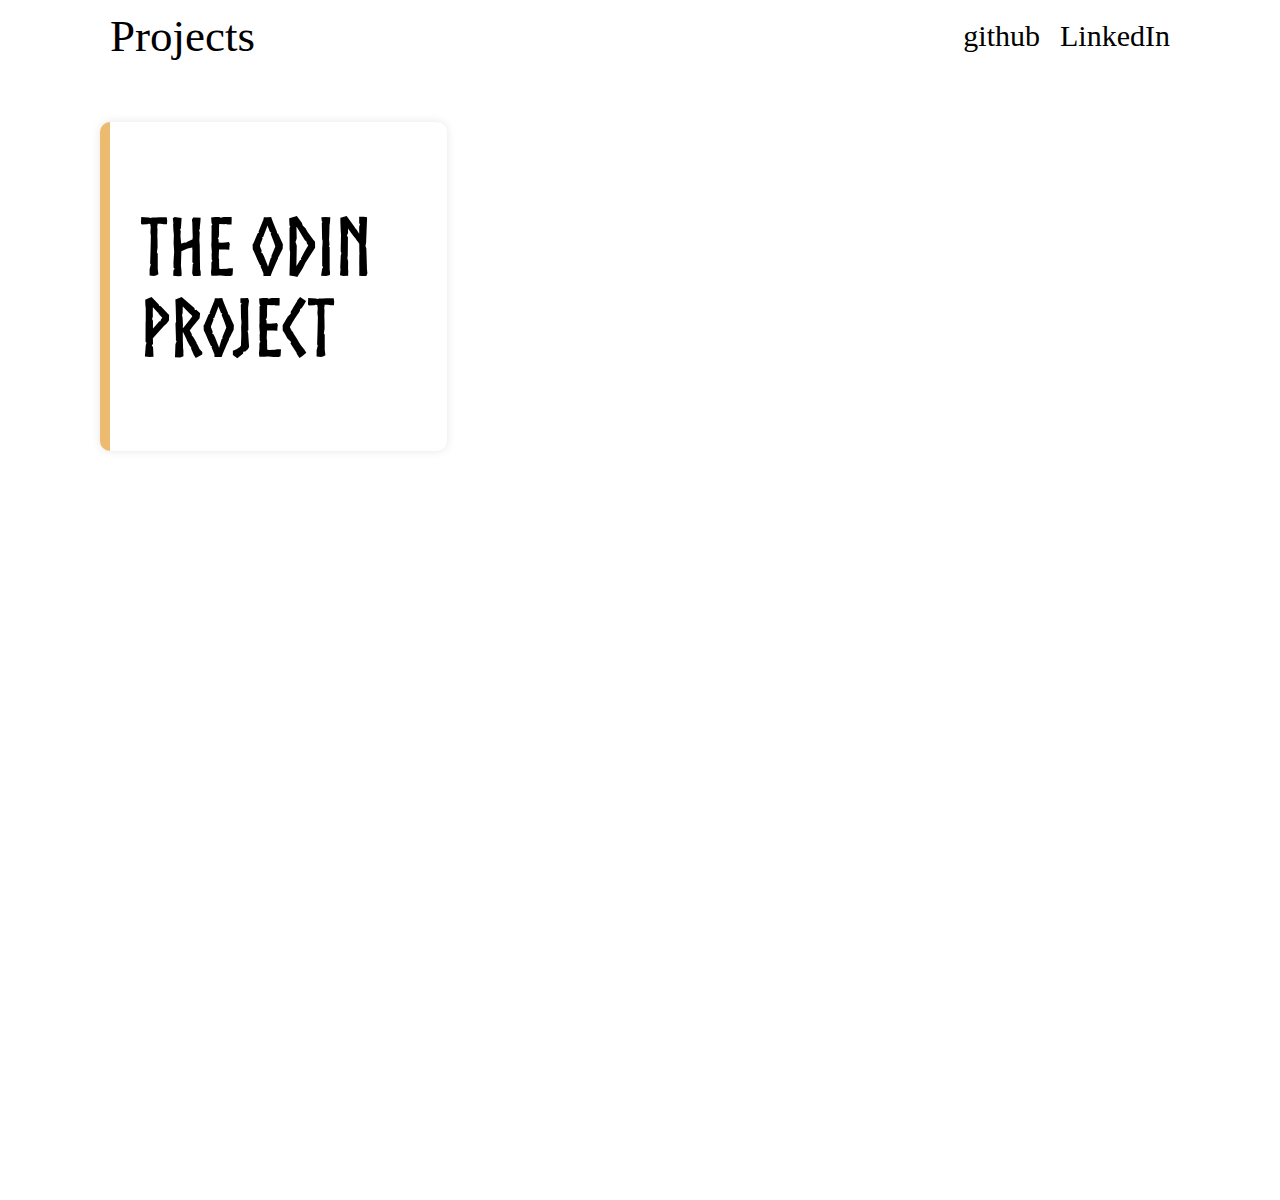
<file: index.html>
<!DOCTYPE html>
<html lang="en">
<head> 
    <link rel="stylesheet" href="style.css">
    <title>Roberto's Projects</title>
    <meta charset="utf-8">
    <meta name="viewport" content="width=device-width, initial-scale=1.0">
</head>
<body>
    <div class="header"> 
        <div class="heading">Projects</div>
        <ul>
            <li><a href="https://github.com/leonlunadev" target="_blank">github</a></li>
            <li><a href="https://www.linkedin.com/in/roberto-leon-luna-947547297/" target="_blank">LinkedIn </a></li>
        </ul>    
    </div>     
    <div class="projects">

            <div class="card" id="odin">
                <a href="odin-project.html" target="_blank"><h1>The Odin Project</h1></a>
            </div>
            

    </div>
</body>
</html>
</file>
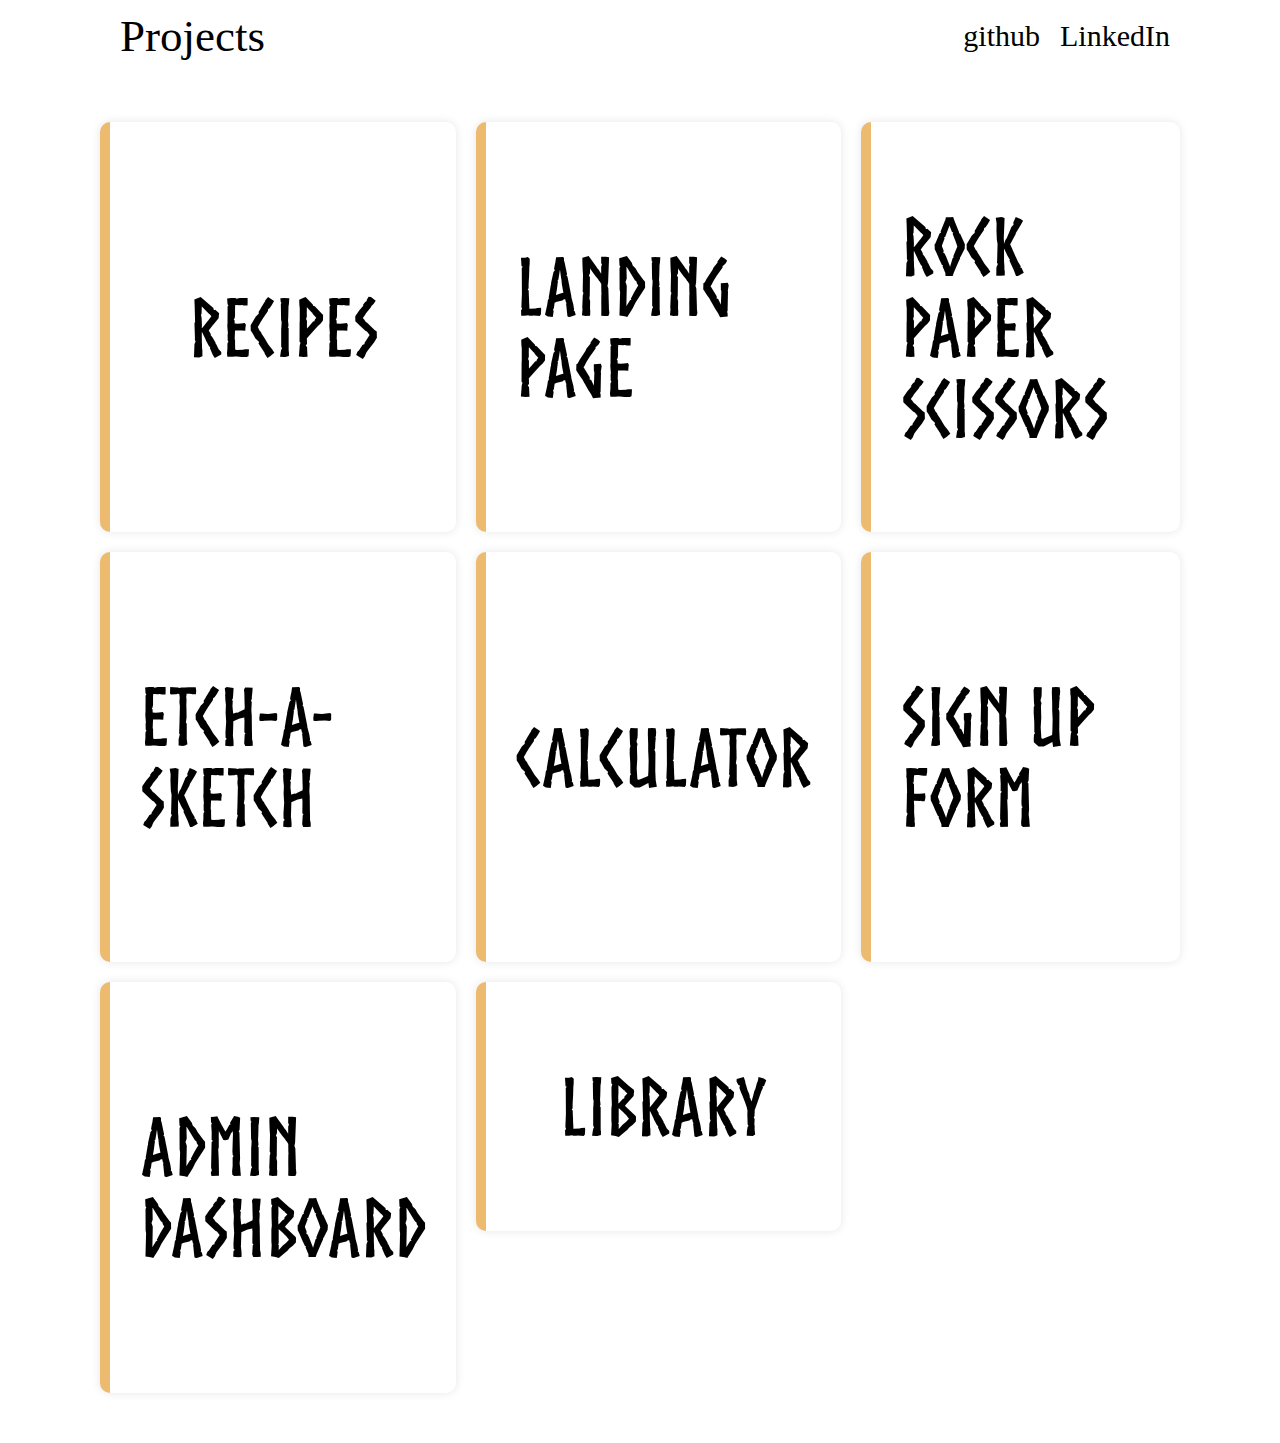
<file: odin-project.html>
<!DOCTYPE html>
<html lang="en">
<head>
    <meta charset="UTF-8">
    <meta name="viewport" content="width=device-width, initial-scale=1.0">
    <title>The Odin Project</title>
    <link rel="stylesheet" href="style.css">
</head>
<body>
    <div class="header"> 
        <div class="heading"><a href="index.html">Projects</a></div>
        <ul>
            <li><a href="https://github.com/leonlunadev" target="_blank">github</a></li>
            <li><a href="https://www.linkedin.com/in/roberto-leon-luna-947547297/" target="_blank">LinkedIn </a></li>
        </ul>    
    </div>     

    <div class="projects">
        <div class="card" id="odin">
            
            <a href="https://leonlunadev.github.io/odin-recipes/" target="_blank"><h1>Recipes</h1></a>

        </div>

            <div class="card" id="odin">
            <a href="https://leonlunadev.github.io/odin-landing-page/" target="_blank"><h1>Landing Page</h1></a>

        </div>

            <div class="card" id="odin">
            <a href="https://leonlunadev.github.io/odin-rock-paper-scissors/" target="_blank"><h1>Rock Paper Scissors</h1></a>
        </div>

            <div class="card" id="odin">
            <a href="https://leonlunadev.github.io/odin-etch-a-sketch/" target="_blank"><h1>Etch-A-Sketch</h1></a>
        </div>

            <div class="card" id="odin">
            <a href="https://leonlunadev.github.io/odin-calculator/" target="_blank"><h1>Calculator</h1></a>
        </div>

            <div class="card" id="odin">
            <a href="https://leonlunadev.github.io/odin-sign-up-form/" target="_blank"><h1>Sign Up Form</h1></a>
        </div>

            <div class="card" id="odin">
            <a href="https://leonlunadev.github.io/odin-admin-dashboard/" target="_blank"><h1>Admin Dashboard</h1></a>
        </div>
        <div>
            <div class="card" id="odin">
                <a href="https://leonlunadev.github.io/odin-library/" target="_blank"><h1>Library</h1></a>  
            </div>
        </div>

    </div>
   
    


</body>
</html>
</file>
<file: style.css>
@font-face {
  font-family: "NorseBold";
  src: url("Norse-Bold.otf") format("opentype");
}

body {
  margin: 0;
}

.header ul {
  margin: 0;
  padding: 0;
  list-style: none;
  display: flex;
  font-size: 30px;
}

.links ul {
  list-style: none;
}

.links li {
  font-size: 45px;
  padding: 10px;
  text-decoration: underline;
}

a {
  text-decoration: none;
  color: black;
  padding: 10px;
}

.header {
  display: flex;
  align-items: center;
  justify-content: space-between;

  margin-left: 100px;
  margin-right: 100px;
}

.heading {
  font-size: 45px;
  padding: 10px;
}

.projects {
  display: grid;
  margin: 50px 100px;
  grid-template-rows: 1fr 1fr 1fr;
  grid-template-columns: 1fr 1fr 1fr;

  gap: 20px;
}

.project {
  display: grid;

  max-width: 500px;
}

.card {
  background-color: white;
  border-radius: 10px;
  border-left: 10px solid #edbb6f;
  box-shadow: 0 0 10px 0 rgba(0, 0, 0, 0.1);
  padding: 20px;
  display: grid;
  justify-content: center;
  align-items: center;
}

#odin {
  font-family: "NorseBold", san-serif;

  font-size: 40px;
}
</file>
